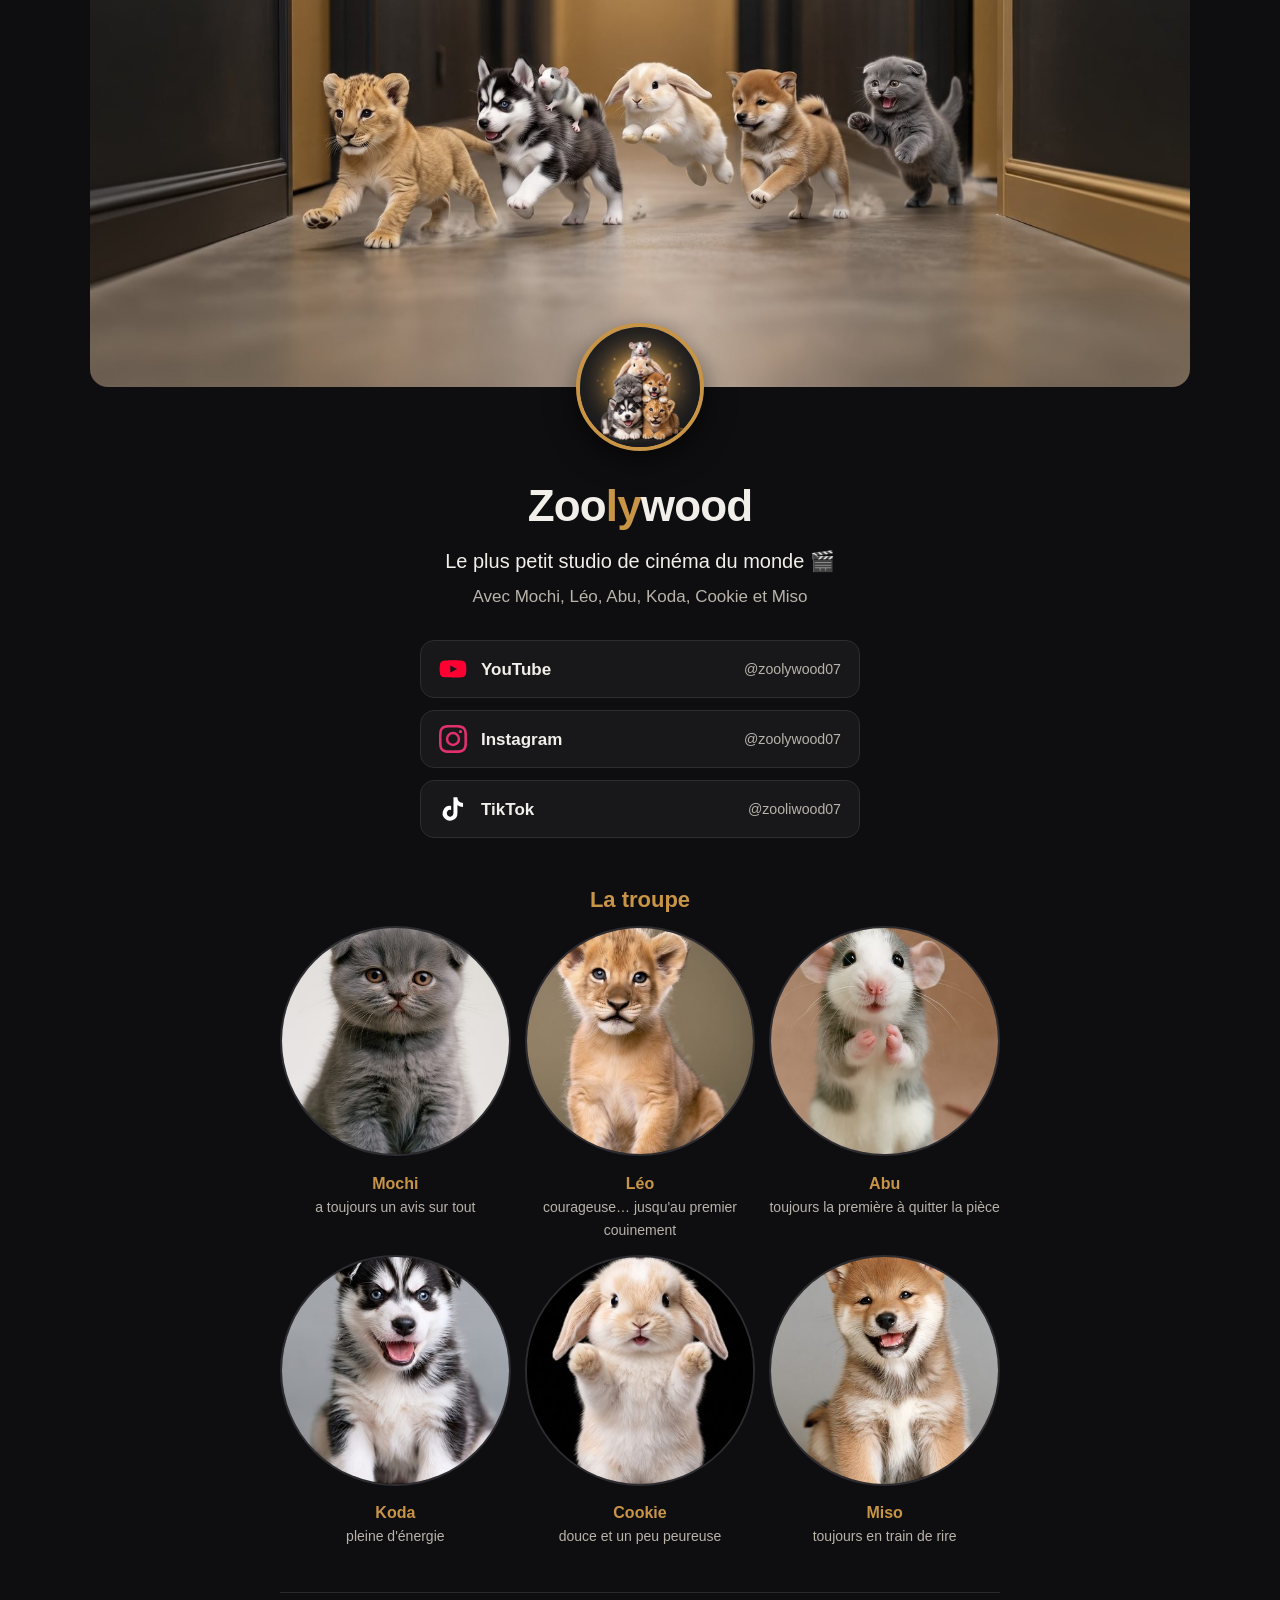
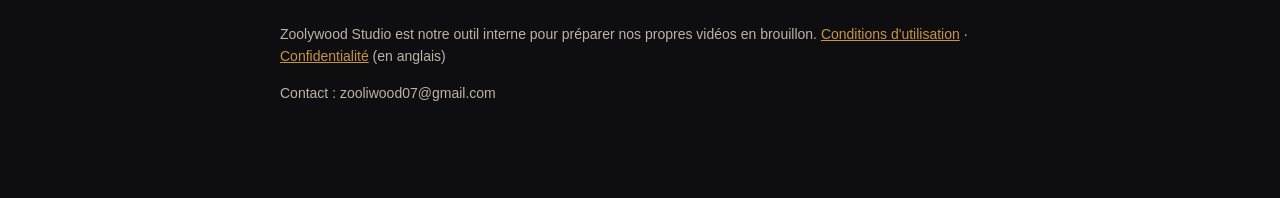
<file: index.html>
<!doctype html><html lang="fr"><head><meta charset="utf-8"><meta name="viewport" content="width=device-width,initial-scale=1">
<title>Zoolywood</title><meta name="description" content="Zoolywood — le plus petit studio de cinéma du monde. Avec Mochi, Léo, Abu, Koda, Cookie et Miso.">
<meta property="og:title" content="Zoolywood"><meta property="og:description" content="Le plus petit studio de cinéma du monde 🎬"><meta property="og:image" content="https://falcao1992.github.io/zoolywood07/img/banniere.jpg">
<link rel="icon" href="img/profil.jpg"><link rel="stylesheet" href="style.css"></head>
<body class="accueil">
<header class="hero"><img class="banniere" src="img/banniere.jpg" alt="La troupe de Zoolywood qui court dans un couloir"></header>
<main>
  <div class="identite">
    <img class="avatar" src="img/profil.jpg" alt="Zoolywood">
    <h1>Zoo<span>ly</span>wood</h1>
    <p class="slogan">Le plus petit studio de cinéma du monde 🎬</p>
    <p class="muted">Avec Mochi, Léo, Abu, Koda, Cookie et Miso</p>
  </div>
  <nav class="reseaux">
    <a class="bouton yt" href="https://www.youtube.com/@zoolywood07"><svg viewBox="0 0 24 24" aria-hidden="true"><path d="M23 7.2a3 3 0 0 0-2.1-2.1C19 4.6 12 4.6 12 4.6s-7 0-8.9.5A3 3 0 0 0 1 7.2 31 31 0 0 0 .5 12a31 31 0 0 0 .5 4.8 3 3 0 0 0 2.1 2.1c1.9.5 8.9.5 8.9.5s7 0 8.9-.5a3 3 0 0 0 2.1-2.1 31 31 0 0 0 .5-4.8 31 31 0 0 0-.5-4.8zM9.7 15.1V8.9l5.8 3.1z"/></svg><span>YouTube</span><small>@zoolywood07</small></a>
    <a class="bouton ig" href="https://www.instagram.com/zoolywood07/"><svg viewBox="0 0 24 24" aria-hidden="true"><path d="M12 2.2c3.2 0 3.6 0 4.8.1 3.3.1 4.8 1.7 4.9 4.9.1 1.3.1 1.6.1 4.8s0 3.6-.1 4.8c-.1 3.2-1.7 4.8-4.9 4.9-1.3.1-1.6.1-4.8.1s-3.6 0-4.8-.1c-3.3-.1-4.8-1.7-4.9-4.9C2.2 15.6 2.2 15.2 2.2 12s0-3.6.1-4.8C2.4 3.9 3.9 2.4 7.2 2.3c1.2-.1 1.6-.1 4.8-.1zM12 0C8.7 0 8.3 0 7.1.1 2.7.3.3 2.7.1 7.1 0 8.3 0 8.7 0 12s0 3.7.1 4.9c.2 4.4 2.6 6.8 7 7 1.2.1 1.6.1 4.9.1s3.7 0 4.9-.1c4.4-.2 6.8-2.6 7-7 .1-1.2.1-1.6.1-4.9s0-3.7-.1-4.9c-.2-4.4-2.6-6.8-7-7C15.7 0 15.3 0 12 0zm0 5.8a6.2 6.2 0 1 0 0 12.4 6.2 6.2 0 0 0 0-12.4zM12 16a4 4 0 1 1 0-8 4 4 0 0 1 0 8zm6.4-11.8a1.4 1.4 0 1 0 0 2.9 1.4 1.4 0 0 0 0-2.9z"/></svg><span>Instagram</span><small>@zoolywood07</small></a>
    <a class="bouton tt" href="https://www.tiktok.com/@zooliwood07"><svg viewBox="0 0 24 24" aria-hidden="true"><path d="M19.6 6.7a4.8 4.8 0 0 1-3.8-4.2V2h-3.4v13.7a2.9 2.9 0 0 1-5.2 1.7 2.9 2.9 0 0 1 3.2-4.5V9.4a6.3 6.3 0 0 0-5.4 10.7 6.3 6.3 0 0 0 10.8-4.4V8.7a8.2 8.2 0 0 0 4.8 1.5V6.8a4.8 4.8 0 0 1-1-.1z"/></svg><span>TikTok</span><small>@zooliwood07</small></a>
  </nav>
  <section>
    <h2>La troupe</h2>
    <div class="troupe">
      <figure><img src="img/mochi.jpg" alt="Mochi"><figcaption><b>Mochi</b>a toujours un avis sur tout</figcaption></figure>
      <figure><img src="img/leo.jpg" alt="Léo"><figcaption><b>Léo</b>courageuse… jusqu'au premier couinement</figcaption></figure>
      <figure><img src="img/abu.jpg" alt="Abu"><figcaption><b>Abu</b>toujours la première à quitter la pièce</figcaption></figure>
      <figure><img src="img/koda.jpg" alt="Koda"><figcaption><b>Koda</b>pleine d'énergie</figcaption></figure>
      <figure><img src="img/cookie.jpg" alt="Cookie"><figcaption><b>Cookie</b>douce et un peu peureuse</figcaption></figure>
      <figure><img src="img/miso.jpg" alt="Miso"><figcaption><b>Miso</b>toujours en train de rire</figcaption></figure>
    </div>
  </section>
  <footer>
    <p>Zoolywood Studio est notre outil interne pour préparer nos propres vidéos en brouillon. <a href="terms.html">Conditions d'utilisation</a> · <a href="privacy.html">Confidentialité</a> (en anglais)</p>
    <p>Contact : zooliwood07@gmail.com</p>
  </footer>
</main></body></html>
</file>
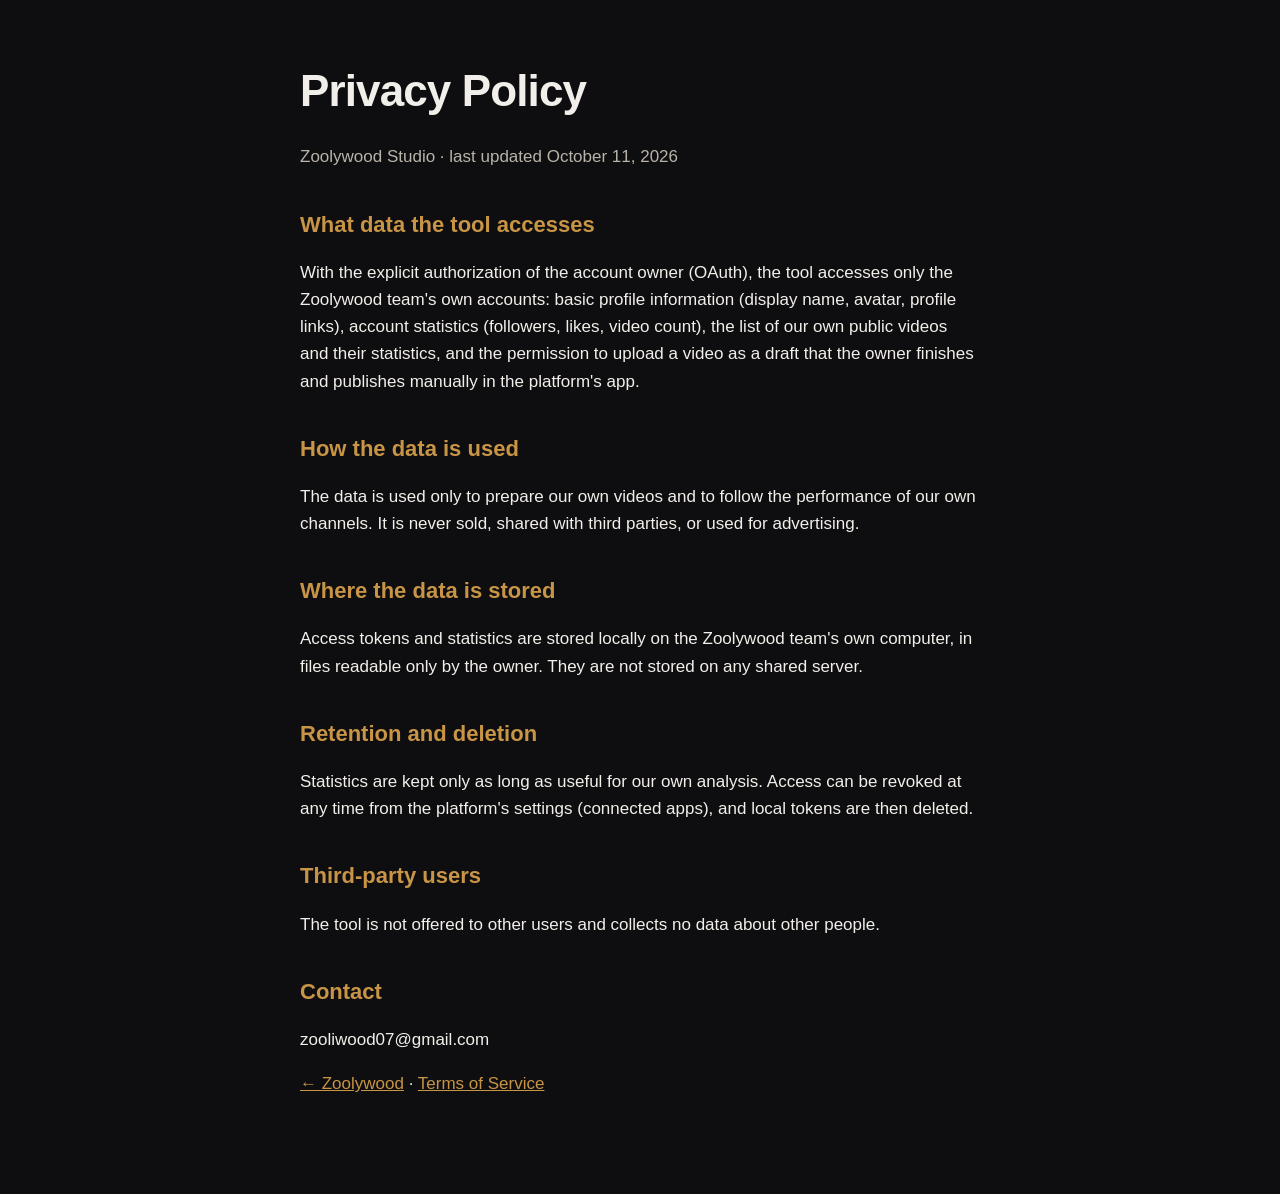
<file: privacy.html>
<!doctype html><html lang="en"><head><meta charset="utf-8"><meta name="viewport" content="width=device-width,initial-scale=1">
<title>Privacy Policy · Zoolywood Studio</title><link rel="stylesheet" href="style.css"></head>
<body><main>
<h1>Privacy Policy</h1><p class="muted">Zoolywood Studio · last updated October 11, 2026</p>
<h2>What data the tool accesses</h2>
<p>With the explicit authorization of the account owner (OAuth), the tool accesses only the Zoolywood team's own accounts: basic profile information (display name, avatar, profile links), account statistics (followers, likes, video count), the list of our own public videos and their statistics, and the permission to upload a video as a draft that the owner finishes and publishes manually in the platform's app.</p>
<h2>How the data is used</h2>
<p>The data is used only to prepare our own videos and to follow the performance of our own channels. It is never sold, shared with third parties, or used for advertising.</p>
<h2>Where the data is stored</h2>
<p>Access tokens and statistics are stored locally on the Zoolywood team's own computer, in files readable only by the owner. They are not stored on any shared server.</p>
<h2>Retention and deletion</h2>
<p>Statistics are kept only as long as useful for our own analysis. Access can be revoked at any time from the platform's settings (connected apps), and local tokens are then deleted.</p>
<h2>Third-party users</h2>
<p>The tool is not offered to other users and collects no data about other people.</p>
<h2>Contact</h2>
<p>zooliwood07@gmail.com</p>
<p><a href="index.html">← Zoolywood</a> · <a href="terms.html">Terms of Service</a></p>
</main></body></html>
</file>
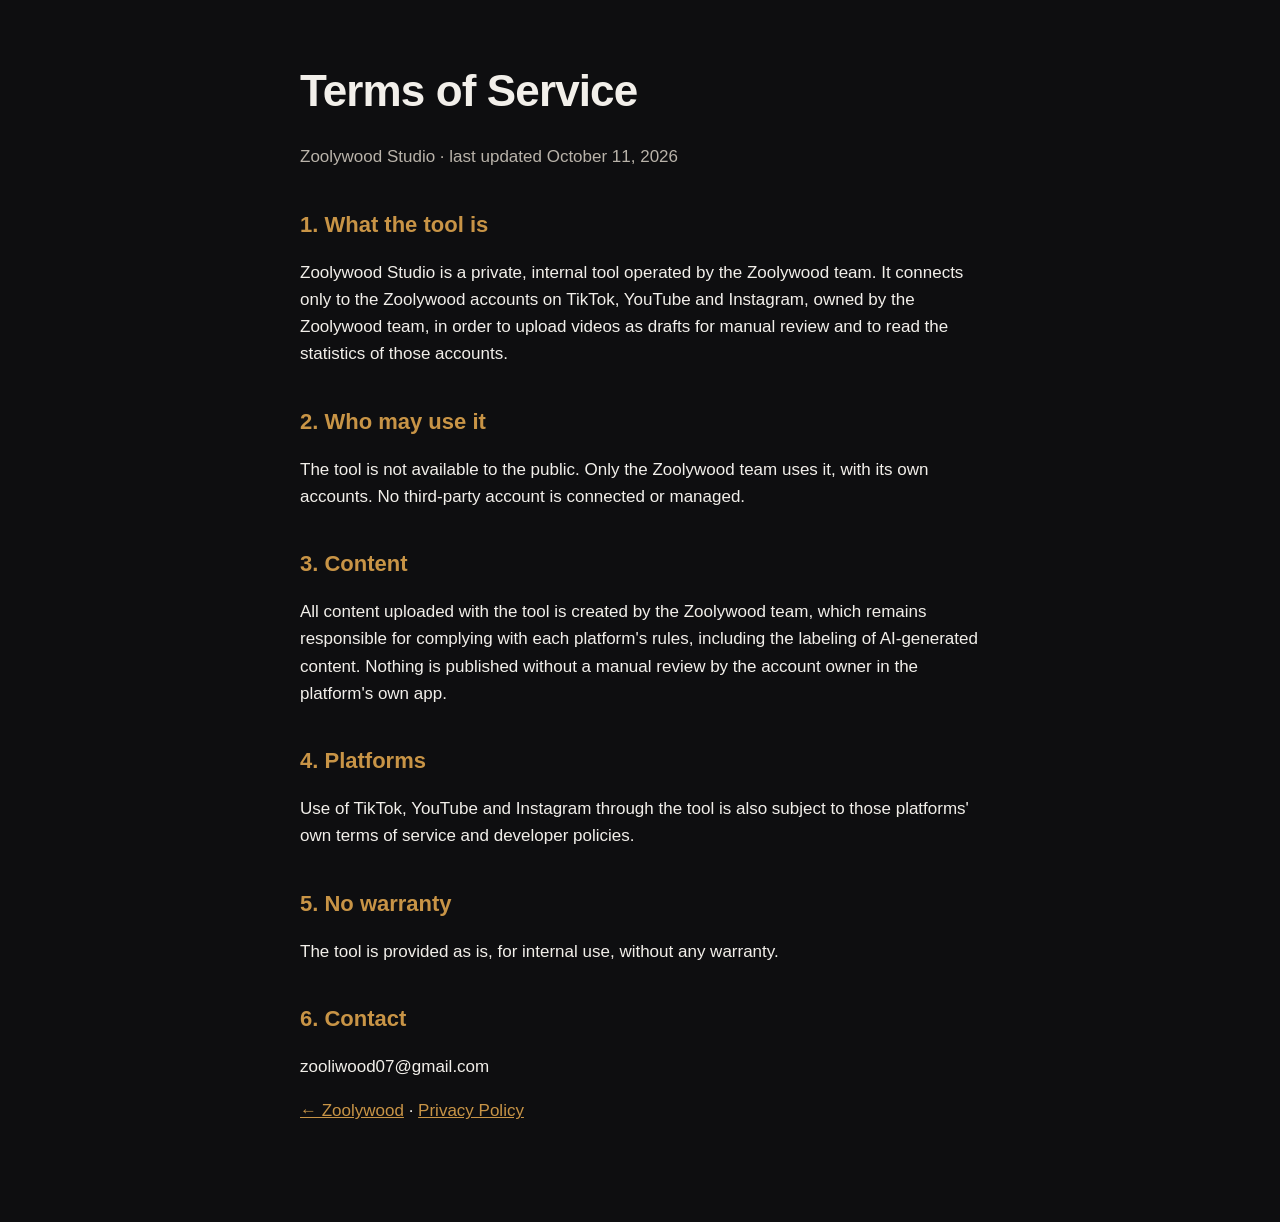
<file: terms.html>
<!doctype html><html lang="en"><head><meta charset="utf-8"><meta name="viewport" content="width=device-width,initial-scale=1">
<title>Terms of Service · Zoolywood Studio</title><link rel="stylesheet" href="style.css"></head>
<body><main>
<h1>Terms of Service</h1><p class="muted">Zoolywood Studio · last updated October 11, 2026</p>
<h2>1. What the tool is</h2>
<p>Zoolywood Studio is a private, internal tool operated by the Zoolywood team. It connects only to the Zoolywood accounts on TikTok, YouTube and Instagram, owned by the Zoolywood team, in order to upload videos as drafts for manual review and to read the statistics of those accounts.</p>
<h2>2. Who may use it</h2>
<p>The tool is not available to the public. Only the Zoolywood team uses it, with its own accounts. No third-party account is connected or managed.</p>
<h2>3. Content</h2>
<p>All content uploaded with the tool is created by the Zoolywood team, which remains responsible for complying with each platform's rules, including the labeling of AI-generated content. Nothing is published without a manual review by the account owner in the platform's own app.</p>
<h2>4. Platforms</h2>
<p>Use of TikTok, YouTube and Instagram through the tool is also subject to those platforms' own terms of service and developer policies.</p>
<h2>5. No warranty</h2>
<p>The tool is provided as is, for internal use, without any warranty.</p>
<h2>6. Contact</h2>
<p>zooliwood07@gmail.com</p>
<p><a href="index.html">← Zoolywood</a> · <a href="privacy.html">Privacy Policy</a></p>
</main></body></html>
</file>
<file: style.css>
:root{--gold:#C89446;--ink:#0E0E10;--paper:#F2EFEA;--muted:#B9B3AA}
*{box-sizing:border-box}body{margin:0;background:var(--ink);color:var(--paper);font:17px/1.6 -apple-system,BlinkMacSystemFont,"Segoe UI",Roboto,sans-serif}
main{max-width:720px;margin:0 auto;padding:56px 20px 80px}h1{font-size:44px;margin:0 0 6px;letter-spacing:-.02em}h1 span{color:var(--gold)}
h2{font-size:22px;margin:36px 0 8px;color:var(--gold)}p,li{color:var(--paper)}small,.muted{color:var(--muted)}a{color:var(--gold)}
nav{display:flex;gap:18px;flex-wrap:wrap;margin:28px 0 0}hr{border:0;border-top:1px solid #2a2a2e;margin:40px 0}
/* accueil (10/10/2026) */
.accueil main{padding-top:0;max-width:760px}
.hero{max-width:1100px;margin:0 auto}.banniere{width:100%;aspect-ratio:2560/900;object-fit:cover;object-position:50% 50%;display:block;border-radius:0 0 18px 18px}
.identite{text-align:center;margin-top:-64px}.avatar{width:128px;height:128px;border-radius:50%;border:4px solid var(--gold);box-shadow:0 8px 30px rgba(0,0,0,.6);background:#000}
.identite h1{margin:12px 0 4px}.slogan{font-size:20px;margin:0}.identite .muted{margin:6px 0 0}
.reseaux{display:flex;flex-direction:column;gap:12px;margin:30px auto 10px;max-width:440px}
.bouton{display:flex;align-items:center;gap:14px;padding:14px 18px;border-radius:14px;background:#18181b;border:1px solid #2c2c31;color:var(--paper);text-decoration:none;font-weight:600;transition:transform .15s,border-color .15s}
.bouton:hover{transform:translateY(-2px);border-color:var(--gold)}.bouton svg{width:28px;height:28px;fill:var(--paper);flex:none}
.bouton span{flex:1}.bouton small{color:var(--muted);font-weight:400}
.bouton.yt svg{fill:#FF0033}.bouton.ig svg{fill:#E1306C}.bouton.tt svg{fill:#fff}
.troupe{display:grid;grid-template-columns:repeat(3,1fr);gap:14px}.troupe figure{margin:0;text-align:center}
.troupe img{width:100%;aspect-ratio:1;object-fit:cover;border-radius:50%;border:2px solid #2c2c31}
.troupe figcaption{font-size:14px;color:var(--muted);margin-top:6px}.troupe b{display:block;color:var(--gold);font-size:16px}
.accueil footer{margin-top:44px;padding-top:16px;border-top:1px solid #2a2a2e;font-size:14px;color:var(--muted)}
@media (max-width:520px){.troupe{grid-template-columns:repeat(2,1fr)}.identite{margin-top:-48px}.avatar{width:104px;height:104px}}
.accueil section h2{text-align:center;margin-top:44px}.accueil footer p{color:var(--muted)}
</file>
